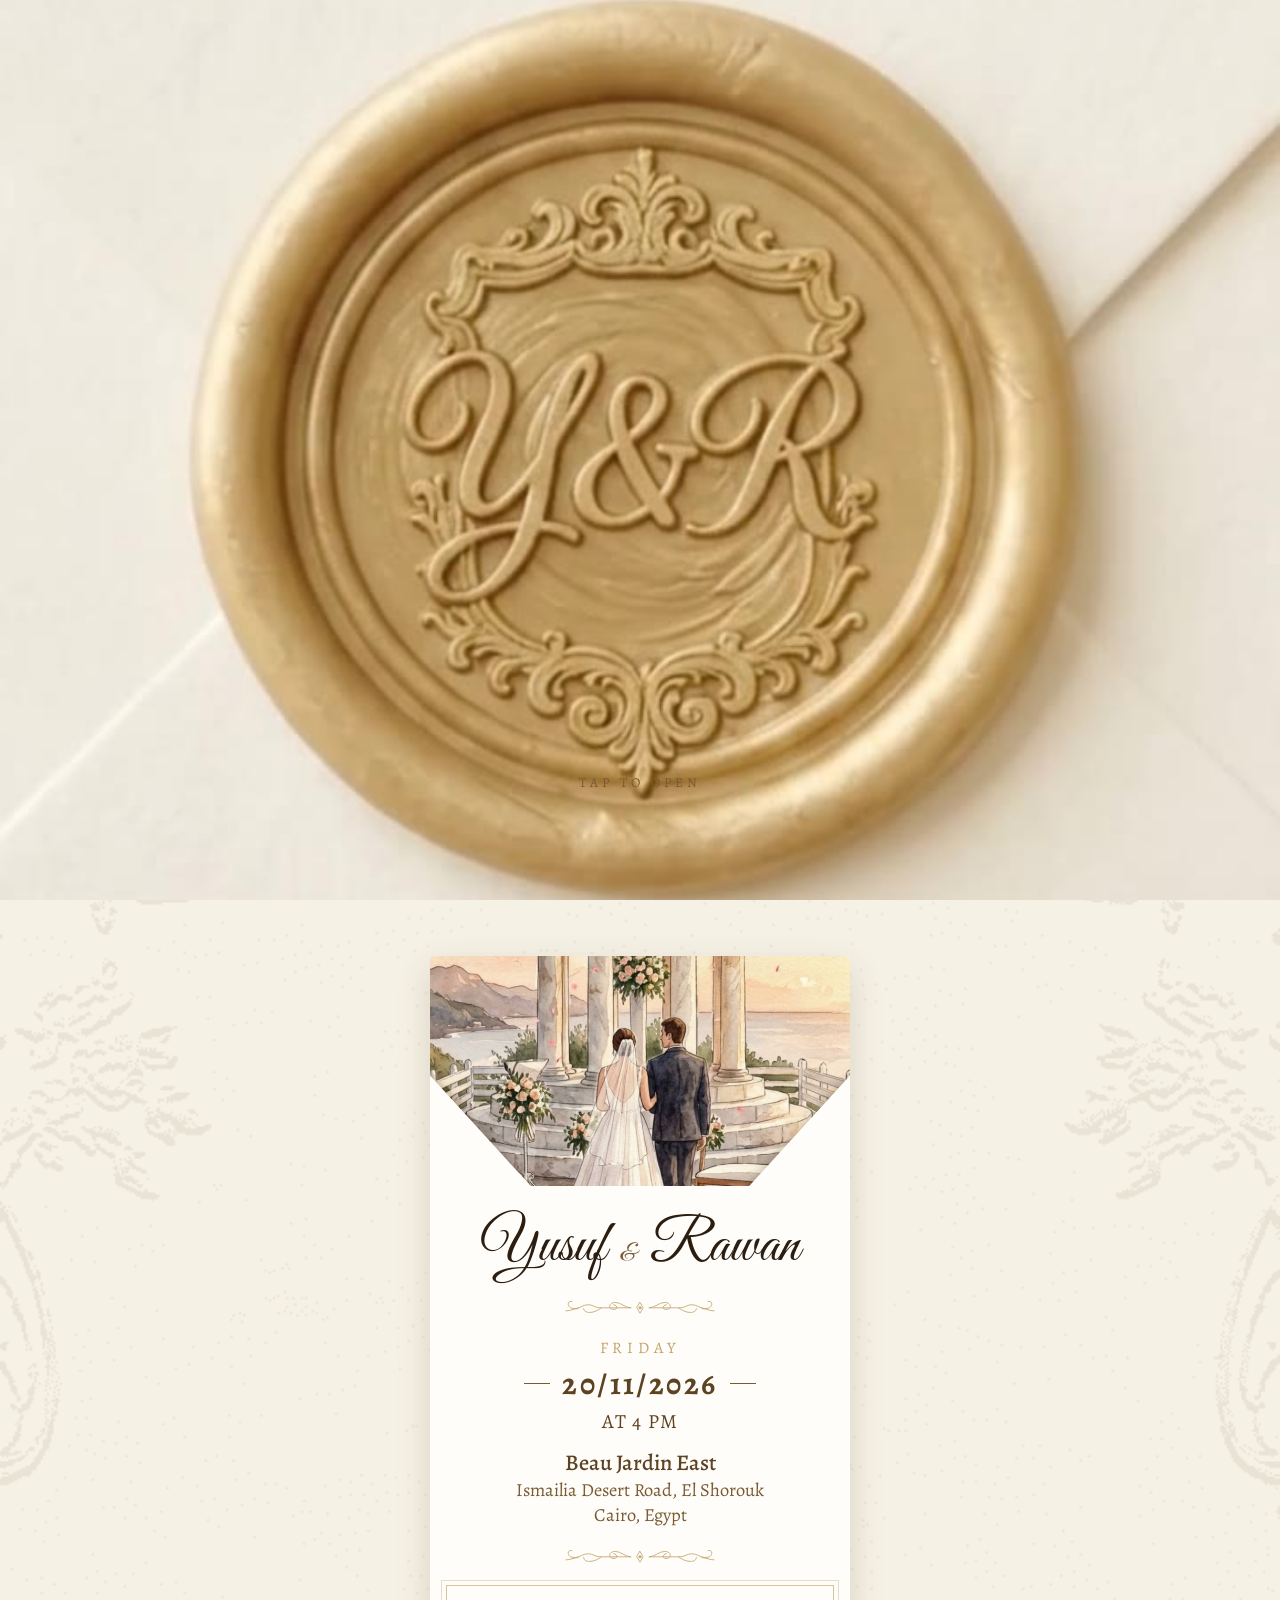
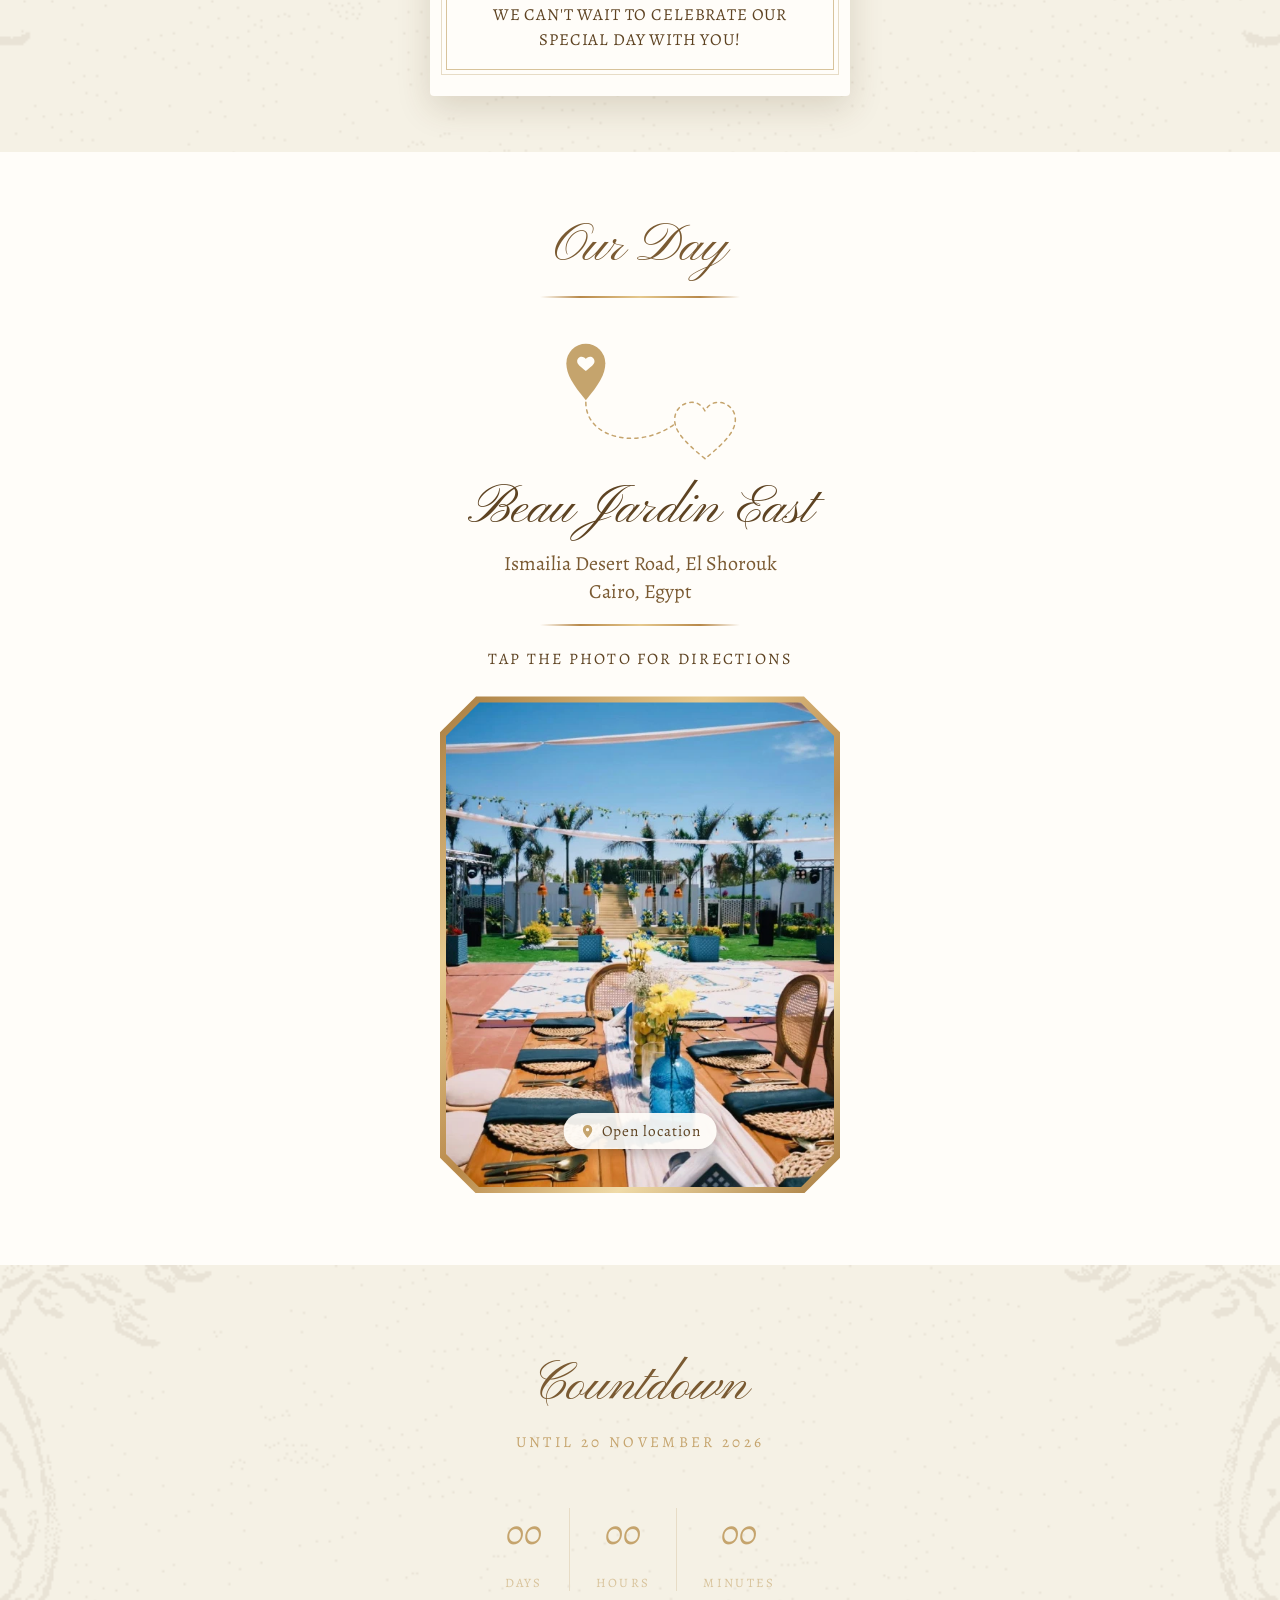
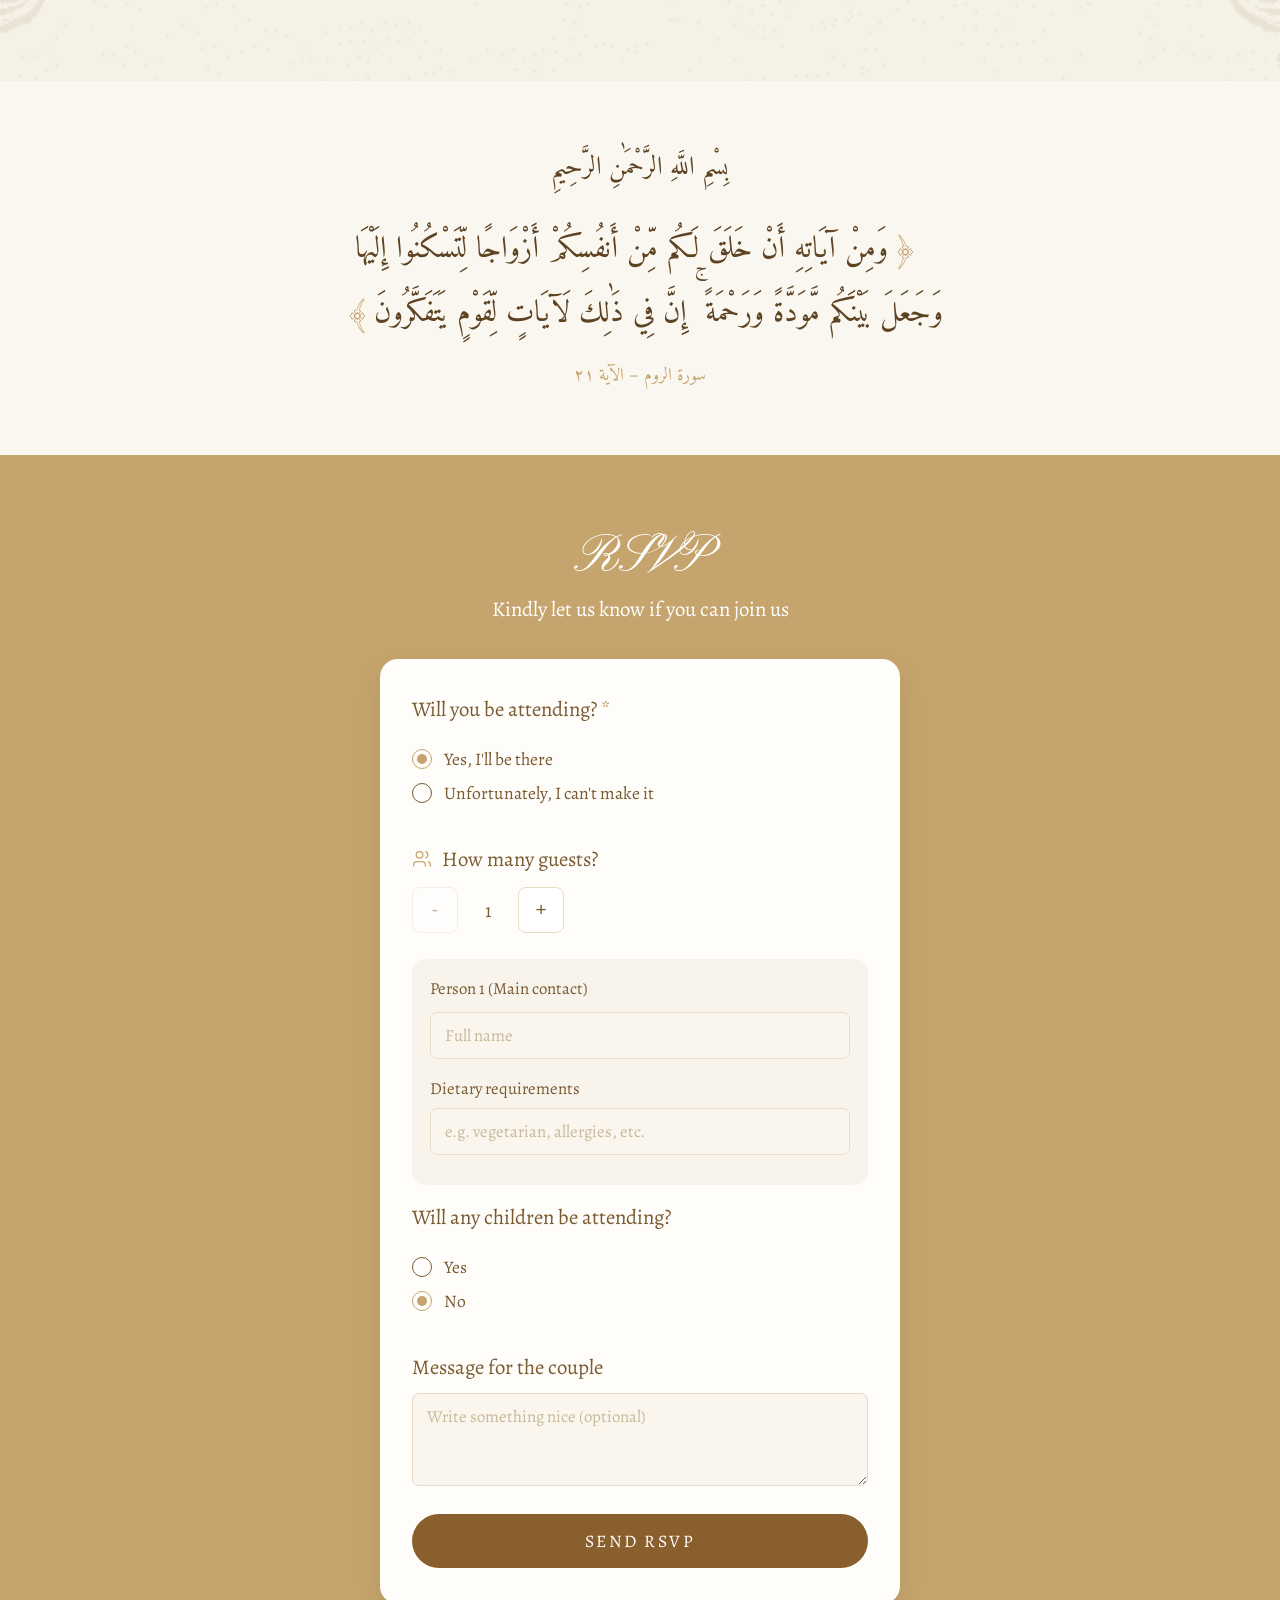
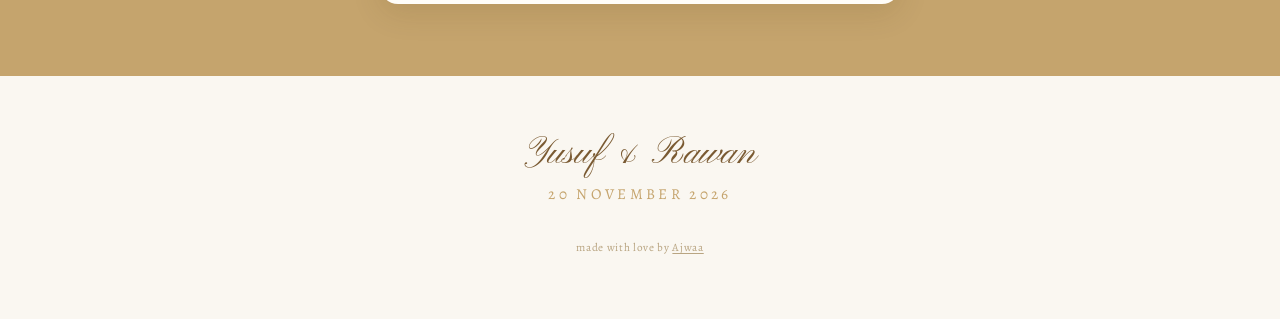
<file: index.html>
<!DOCTYPE html>
<html lang="en">
<head>
  <meta charset="UTF-8">
  <meta name="viewport" content="width=device-width, initial-scale=1.0">
  <title>Yusuf &amp; Rawan — Wedding Invitation</title>
  <meta name="description" content="November 20, 2026 • 4:00 PM • Beau Jardin East, El Shorouk, Cairo">
  <meta property="og:type" content="website">
  <meta property="og:title" content="Yusuf &amp; Rawan — Wedding Invitation">
  <meta property="og:description" content="November 20, 2026 • 4:00 PM • Beau Jardin East, El Shorouk, Cairo">
  <meta property="og:url" content="https://yusuf-rawan-wedding.vercel.app/">
  <meta property="og:image" content="https://yusuf-rawan-wedding.vercel.app/assets/img/og-seal.jpg">
  <meta property="og:image:secure_url" content="https://yusuf-rawan-wedding.vercel.app/assets/img/og-seal.jpg">
  <meta property="og:image:type" content="image/jpeg">
  <meta property="og:image:width" content="720">
  <meta property="og:image:height" content="720">
  <meta property="og:image:alt" content="Yusuf &amp; Rawan – 20 November 2026">
  <meta name="twitter:title" content="Yusuf &amp; Rawan — Wedding Invitation">
  <meta name="twitter:description" content="November 20, 2026 • 4:00 PM • Beau Jardin East, El Shorouk, Cairo">
  <meta name="twitter:card" content="summary_large_image">
  <meta name="twitter:image" content="https://yusuf-rawan-wedding.vercel.app/assets/img/og-seal.jpg">
  <meta name="theme-color" content="#f6f1e7">
  <link rel="icon" type="image/x-icon" href="favicon.ico">
  <link rel="preconnect" href="https://fonts.googleapis.com">
  <link rel="preconnect" href="https://fonts.gstatic.com" crossorigin>
  <link href="https://fonts.googleapis.com/css2?family=Amiri:wght@400;700&family=Aref+Ruqaa:wght@400;700&family=Alegreya:ital,wght@0,400;0,500;0,700;1,400&family=Great+Vibes&family=Pinyon+Script&display=swap" rel="stylesheet">
  <link rel="stylesheet" href="styles.css">
</head>
<body class="locked">

  <!-- Envelope intro: tap to open -->
  <div class="intro" id="intro" role="button" aria-label="Open invitation">
    <img src="assets/img/intro-poster.jpg" alt="" class="intro-poster" draggable="false">
    <video id="intro-video" src="assets/video/intro.mp4" poster="assets/img/intro-poster.jpg" muted playsinline preload="auto"></video>
    <p class="intro-hint" data-i18n="intro.hint">Tap to open</p>
  </div>

  <!-- Background music -->
  <audio id="music" src="assets/audio/music.mp3" loop preload="auto"></audio>

  <!-- Language switch -->
  <button type="button" class="lang-toggle" id="lang-toggle" lang="ar">عربي</button>

  <!-- Hero -->
  <header class="hero" id="top">
    <video class="hero-video" src="assets/video/hero.mp4" autoplay muted loop playsinline preload="auto"></video>
    <div class="hero-shade"></div>
    <div class="hero-content">
      <p class="hero-kicker" data-i18n="hero.kicker">We're getting married</p>
      <h1 class="hero-names">
        <span data-cfg="name1"></span>
        <span class="amp">&amp;</span>
        <span data-cfg="name2"></span>
      </h1>
      <div class="hero-bottom">
        <div class="divider-star"><span></span><i>✦</i><span></span></div>
        <p class="hero-date" data-cfg="dateLong"></p>
        <div class="song">
          <div class="song-player">
            <svg class="heart" viewBox="0 0 24 22" aria-hidden="true"><path d="M12 21.5S1 14.6 1 7.4C1 3.8 3.7 1 7 1c2.1 0 3.9 1.1 5 2.8C13.1 2.1 14.9 1 17 1c3.3 0 6 2.8 6 6.4 0 7.2-11 14.1-11 14.1z"/></svg>
            <span class="song-line"></span>
            <button type="button" class="song-btn" id="music-toggle" aria-label="Play our song" aria-pressed="false">
              <svg class="icon-play" viewBox="0 0 24 24" aria-hidden="true"><path d="M8 5.5v13l11-6.5z"/></svg>
              <svg class="icon-pause" viewBox="0 0 24 24" aria-hidden="true"><path d="M7 5h3.5v14H7zM13.5 5H17v14h-3.5z"/></svg>
            </button>
            <span class="song-line"></span>
            <svg class="heart" viewBox="0 0 24 22" aria-hidden="true"><path d="M12 21.5S1 14.6 1 7.4C1 3.8 3.7 1 7 1c2.1 0 3.9 1.1 5 2.8C13.1 2.1 14.9 1 17 1c3.3 0 6 2.8 6 6.4 0 7.2-11 14.1-11 14.1z"/></svg>
          </div>
          <p class="script song-title" data-i18n="song.title">Listen to our song</p>
        </div>
        <a href="#rsvp" class="hero-rsvp">
          <span data-i18n="hero.rsvp">RSVP</span>
          <svg viewBox="0 0 24 24" width="18" height="18" aria-hidden="true"><path d="M6 9l6 6 6-6" fill="none" stroke="currentColor" stroke-width="1.6"/></svg>
        </a>
      </div>
    </div>
  </header>

  <!-- Invitation details -->
  <section class="invite paper">
    <div class="invite-card">
      <div class="invite-photo">
        <img src="assets/img/couple.jpg" alt="" loading="lazy">
        <span class="invite-flaps"></span>
      </div>
      <h2 class="invite-names">
        <span data-cfg="name1"></span>
        <span class="amp">&amp;</span>
        <span data-cfg="name2"></span>
      </h2>
      <svg class="flourish" viewBox="0 0 220 28" aria-hidden="true"><g fill="none" stroke="currentColor" stroke-width="1.1" stroke-linecap="round"><path id="fl-half" d="M98 14c-8 0-12-7-20-7s-10 8-3 9 6-6 1-6M98 14H58c-6 0-9-4-15-4-7 0-11 5-18 5-5 0-8-3-8-6s3-4 5-3M60 14c-4 3-9 6-15 6-5 0-8-2-8-5M30 15c-6 0-10 3-16 3"/><use href="#fl-half" transform="matrix(-1 0 0 1 220 0)"/><path d="M110 7l4 7-4 7-4-7z"/><circle cx="110" cy="14" r="1.4" fill="currentColor"/></g></svg>
      <p class="invite-day" data-cfg="weekday"></p>
      <p class="invite-date"><span data-cfg="dateShort"></span></p>
      <p class="invite-time" data-cfg="timeLine"></p>
      <p class="invite-venue" data-cfg="venueName"></p>
      <p class="invite-address"><span data-cfg="address1"></span><br><span data-cfg="address2"></span></p>
      <svg class="flourish" viewBox="0 0 220 28" aria-hidden="true"><g fill="none" stroke="currentColor" stroke-width="1.1" stroke-linecap="round"><path d="M98 14c-8 0-12-7-20-7s-10 8-3 9 6-6 1-6M98 14H58c-6 0-9-4-15-4-7 0-11 5-18 5-5 0-8-3-8-6s3-4 5-3M60 14c-4 3-9 6-15 6-5 0-8-2-8-5M30 15c-6 0-10 3-16 3"/><use href="#fl-half" transform="matrix(-1 0 0 1 220 0)"/><path d="M110 7l4 7-4 7-4-7z"/><circle cx="110" cy="14" r="1.4" fill="currentColor"/></g></svg>
      <p class="invite-note" data-i18n="invite.note">We can't wait to celebrate our special day with you!</p>
    </div>
  </section>

  <!-- Venue -->
  <section class="venue" id="venue">
    <h2 class="script" data-i18n="venue.title">Our Day</h2>
    <span class="gold-rule"></span>
    <svg class="venue-art" viewBox="0 0 240 140" aria-hidden="true">
      <path class="trail" d="M70 76c0 34 50 44 82 20M180 128C160 112 152 102 152 92c0-10 8-16 16-16 6 0 10 4 12 8 2-4 6-8 12-8 8 0 16 6 16 16 0 10-8 20-28 36z"/>
      <path class="pin" d="M70 74C58 60 52 50 52 40a18 18 0 0 1 36 0c0 10-6 20-18 34z"/>
      <path class="pin-heart" d="M70 47c-5-4-8-6-8-9 0-2 2-4 4-4 2 0 3 1 4 2 1-1 2-2 4-2 2 0 4 2 4 4 0 3-3 5-8 9z"/>
    </svg>
    <h3 class="script venue-name" data-cfg="venueName"></h3>
    <a class="venue-address" id="address-link" target="_blank" rel="noopener">
      <span data-cfg="address1"></span><br><span data-cfg="address2"></span>
    </a>
    <span class="gold-rule"></span>
    <p class="venue-tap" data-i18n="venue.directions">Tap the photo for directions</p>
    <a class="venue-frame" id="photo-link" target="_blank" rel="noopener" aria-label="Open Beau Jardin East in Maps">
      <img src="assets/img/venue-photo.webp" alt="Beau Jardin East" loading="lazy">
      <span class="venue-pin">
        <svg viewBox="0 0 24 24" width="16" height="16" aria-hidden="true"><path d="M12 22s7-6.6 7-12a7 7 0 0 0-14 0c0 5.4 7 12 7 12zm0-9.5a2.5 2.5 0 1 1 0-5 2.5 2.5 0 0 1 0 5z" fill="currentColor"/></svg>
        <span data-i18n="venue.openMaps">Open location</span>
      </span>
    </a>
  </section>

  <!-- Countdown -->
  <section class="countdown paper">
    <h2 class="script" data-i18n="countdown.title">Countdown</h2>
    <p class="caps" ><span data-i18n="countdown.until">Until</span> <span data-cfg="dateLong"></span></p>
    <div class="timer">
      <div><span id="cd-days">00</span><small data-i18n="countdown.days">Days</small></div>
      <div><span id="cd-hours">00</span><small data-i18n="countdown.hours">Hours</small></div>
      <div><span id="cd-mins">00</span><small data-i18n="countdown.minutes">Minutes</small></div>
    </div>
  </section>

  <!-- Quran verse -->
  <section class="verse">
    <p class="basmala" lang="ar" dir="rtl">بِسْمِ اللَّهِ الرَّحْمَٰنِ الرَّحِيمِ</p>
    <p class="verse-text" lang="ar" dir="rtl"><span class="orn">﴿</span>وَمِنْ آيَاتِهِ أَنْ خَلَقَ لَكُم مِّنْ أَنفُسِكُمْ أَزْوَاجًا لِّتَسْكُنُوا إِلَيْهَا وَجَعَلَ بَيْنَكُم مَّوَدَّةً وَرَحْمَةً ۚ إِنَّ فِي ذَٰلِكَ لَآيَاتٍ لِّقَوْمٍ يَتَفَكَّرُونَ<span class="orn">﴾</span></p>
    <p class="verse-ref" lang="ar" dir="rtl">سورة الروم – الآية ٢١</p>
  </section>

  <!-- RSVP -->
  <section class="rsvp" id="rsvp">
    <h2 class="script light" data-i18n="rsvp.title">RSVP</h2>
    <p class="venue-sub" data-i18n="rsvp.subtitle"></p>
    <form class="card rsvp-card" id="rsvp-form" novalidate>
      <fieldset>
        <legend><span data-i18n="rsvp.attending">Will you be attending?</span> <span class="req">*</span></legend>
        <label class="radio"><input type="radio" name="attending" value="yes" checked><span data-i18n="rsvp.yes"></span></label>
        <label class="radio"><input type="radio" name="attending" value="no"><span data-i18n="rsvp.no"></span></label>
      </fieldset>

      <div id="attending-fields">
        <p class="label-row">
          <svg viewBox="0 0 24 24" width="20" height="20" aria-hidden="true"><path d="M16 21v-2a4 4 0 0 0-4-4H6a4 4 0 0 0-4 4v2M9 11a4 4 0 1 0 0-8 4 4 0 0 0 0 8zM22 21v-2a4 4 0 0 0-3-3.87M16 3.13a4 4 0 0 1 0 7.75" fill="none" stroke="currentColor" stroke-width="1.5"/></svg>
          <span data-i18n="rsvp.howMany">How many guests?</span>
        </p>
        <div class="stepper">
          <button type="button" id="guests-minus" aria-label="−">-</button>
          <output id="guests-count">1</output>
          <button type="button" id="guests-plus" aria-label="+">+</button>
        </div>
        <div id="guests"></div>

        <fieldset>
          <legend data-i18n="rsvp.children">Will any children be attending?</legend>
          <label class="radio"><input type="radio" name="children" value="yes"><span data-i18n="rsvp.childYes"></span></label>
          <label class="radio"><input type="radio" name="children" value="no" checked><span data-i18n="rsvp.childNo"></span></label>
        </fieldset>
        <div id="children-fields" hidden>
          <input type="text" name="childrenDetails" class="field" data-i18n-ph="rsvp.childrenPh">
        </div>
      </div>

      <div id="decline-fields" hidden>
        <input type="text" name="declineName" class="field" data-i18n-ph="rsvp.fullName">
      </div>

      <label class="block-label" data-i18n="rsvp.message">Message for the couple</label>
      <textarea name="message" rows="3" class="field" data-i18n-ph="rsvp.messagePh"></textarea>

      <p class="form-error" id="form-error" hidden></p>
      <button type="submit" class="submit" data-i18n="rsvp.submit">Send RSVP</button>
    </form>
    <div class="card rsvp-card thanks" id="rsvp-thanks" hidden>
      <h3 class="script" data-i18n="rsvp.thanksTitle">Thank you!</h3>
      <p id="thanks-text"></p>
    </div>
  </section>

  <footer class="footer">
    <p class="script"><span data-cfg="name1"></span> &amp; <span data-cfg="name2"></span></p>
    <p class="caps" data-cfg="dateLong"></p>
    <p class="credit"><span data-i18n="footer.credit">made with love by</span> <a href="https://ajwa2-collection.vercel.app/" target="_blank" rel="noopener">Ajwaa</a></p>
  </footer>

  <script src="supabase-config.js"></script>
  <script src="script.js"></script>
</body>
</html>
</file>
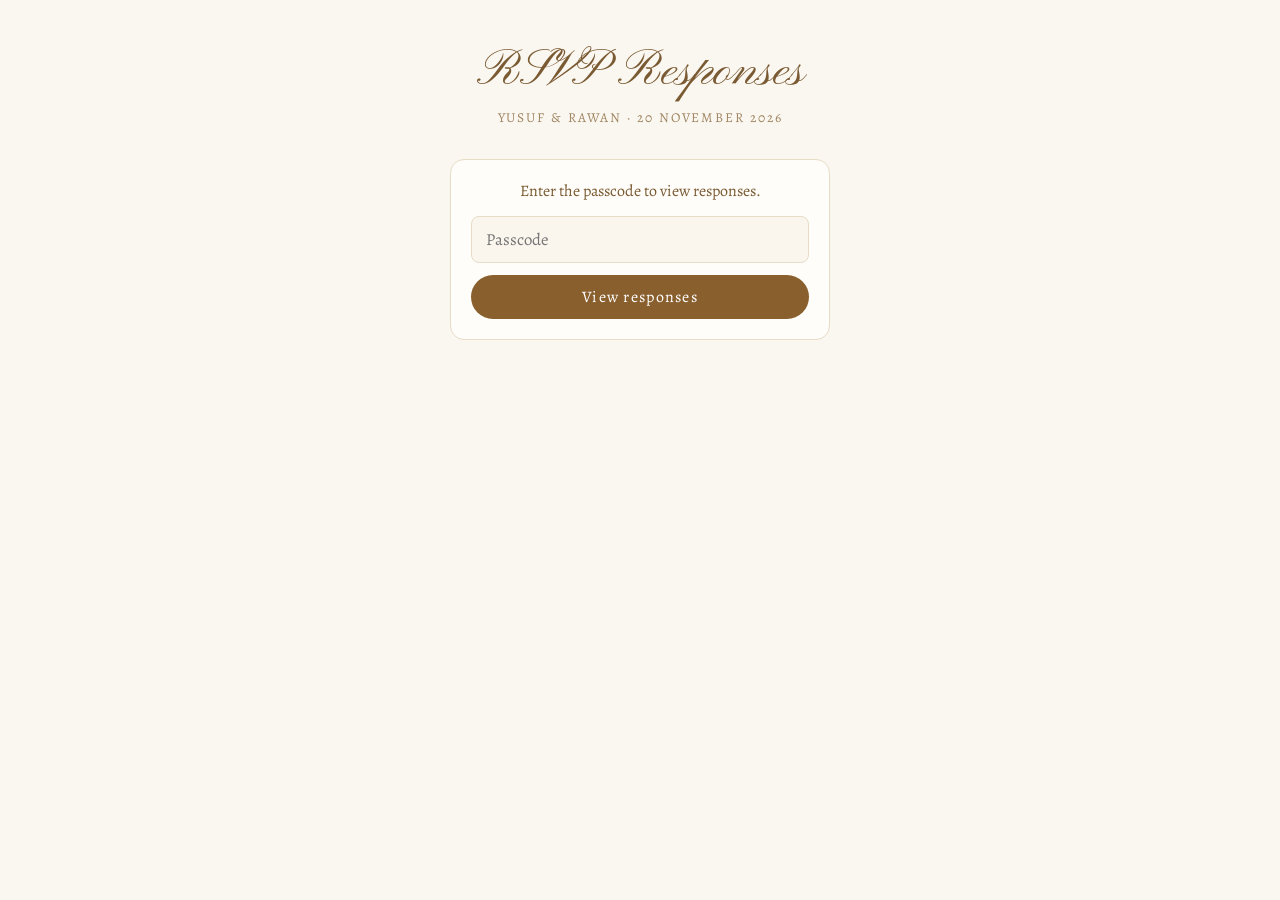
<file: responses.html>
<!DOCTYPE html>
<html lang="en">
<head>
  <meta charset="UTF-8">
  <meta name="viewport" content="width=device-width, initial-scale=1.0">
  <meta name="robots" content="noindex, nofollow">
  <title>RSVP Responses</title>
  <link rel="icon" type="image/x-icon" href="favicon.ico">
  <link rel="preconnect" href="https://fonts.googleapis.com">
  <link rel="preconnect" href="https://fonts.gstatic.com" crossorigin>
  <link href="https://fonts.googleapis.com/css2?family=Alegreya:ital,wght@0,400;0,500;0,700;1,400&family=Pinyon+Script&display=swap" rel="stylesheet">
  <style>
    :root {
      --gold: #c5a46d;
      --gold-soft: #d8c39b;
      --brown: #7a5a32;
      --brown-dark: #5e4322;
      --accent: #8a5f2e;
      --muted: #a08560;
      --ivory: #faf7f1;
      --white: #fffdf9;
      --line: #e7dcc6;
      --no: #b0452f;
    }
    * { box-sizing: border-box; }
    body {
      margin: 0;
      font-family: "Alegreya", Georgia, serif;
      background: var(--ivory);
      color: var(--brown);
      -webkit-font-smoothing: antialiased;
    }
    .wrap { max-width: 980px; margin: 0 auto; padding: 40px 16px 64px; }
    h1 {
      font-family: "Pinyon Script", cursive;
      font-weight: 400;
      font-size: clamp(2.4rem, 8vw, 3.2rem);
      text-align: center;
      margin: 0;
    }
    .sub { text-align: center; color: var(--muted); margin: 4px 0 32px; letter-spacing: .14em; text-transform: uppercase; font-size: .85rem; }
    .card {
      background: var(--white);
      border: 1px solid var(--line);
      border-radius: 14px;
      padding: 20px;
    }
    /* Login */
    #login { max-width: 380px; margin: 0 auto; text-align: center; }
    #login p { margin: 0 0 14px; }
    input[type=password], input[type=search] {
      width: 100%;
      font: inherit;
      font-size: 1.05rem;
      color: var(--brown-dark);
      background: #faf6ee;
      border: 1px solid var(--line);
      border-radius: 8px;
      padding: 11px 14px;
      outline: none;
    }
    input:focus { border-color: var(--gold); background: #fff; }
    button {
      font: inherit;
      border: 0;
      border-radius: 999px;
      background: var(--accent);
      color: #fff;
      padding: 11px 22px;
      cursor: pointer;
      letter-spacing: .08em;
    }
    button.ghost { background: transparent; color: var(--accent); border: 1px solid var(--gold-soft); }
    button:disabled { opacity: .6; cursor: default; }
    #login button { width: 100%; margin-top: 12px; }
    .error { color: var(--no); margin-top: 12px; }
    /* Stats */
    .stats { display: grid; grid-template-columns: repeat(4, 1fr); gap: 12px; margin-bottom: 28px; }
    .stat { text-align: center; padding: 16px 10px; }
    .stat b { display: block; font-size: 2rem; color: var(--brown-dark); font-variant-numeric: tabular-nums; }
    .stat span { font-size: .8rem; letter-spacing: .14em; text-transform: uppercase; color: var(--muted); }
    @media (max-width: 640px) { .stats { grid-template-columns: repeat(2, 1fr); } }
    /* Toolbar */
    .toolbar { display: flex; flex-wrap: wrap; gap: 10px; align-items: center; margin-bottom: 18px; }
    .toolbar input { flex: 1 1 220px; }
    .tabs { display: flex; gap: 6px; flex-wrap: wrap; }
    .tabs button { background: transparent; color: var(--brown); border: 1px solid var(--line); padding: 8px 16px; }
    .tabs button.active { background: var(--accent); color: #fff; border-color: var(--accent); }
    h2 { font-family: "Pinyon Script", cursive; font-weight: 400; font-size: 2.2rem; margin: 36px 0 14px; }
    /* Messages */
    .messages { display: grid; grid-template-columns: repeat(auto-fill, minmax(260px, 1fr)); gap: 14px; }
    .msg blockquote { margin: 0; font-style: italic; font-size: 1.15rem; line-height: 1.55; color: var(--brown-dark); white-space: pre-wrap; overflow-wrap: anywhere; }
    .msg footer { margin-top: 12px; color: var(--muted); font-size: .95rem; }
    /* Responses */
    .list { display: grid; gap: 12px; }
    .resp header { display: flex; justify-content: space-between; gap: 12px; align-items: baseline; flex-wrap: wrap; }
    .resp h3 { margin: 0; font-size: 1.25rem; color: var(--brown-dark); font-weight: 500; overflow-wrap: anywhere; }
    .badge { font-size: .8rem; letter-spacing: .1em; text-transform: uppercase; padding: 3px 10px; border-radius: 999px; white-space: nowrap; }
    .badge.yes { background: #efe4cf; color: var(--accent); }
    .badge.no { background: #f6e1db; color: var(--no); }
    .meta { color: var(--muted); font-size: .9rem; margin-top: 2px; }
    .resp ul { margin: 12px 0 0; padding-left: 20px; }
    .resp li { margin: 3px 0; overflow-wrap: anywhere; }
    .resp .diet { color: var(--muted); font-style: italic; }
    .resp .extra { margin-top: 10px; overflow-wrap: anywhere; }
    .resp .extra b { font-weight: 500; }
    .empty { text-align: center; color: var(--muted); padding: 30px 0; font-style: italic; }
    [hidden] { display: none !important; }
  </style>
</head>
<body>
  <div class="wrap">
    <h1>RSVP Responses</h1>
    <p class="sub">Yusuf &amp; Rawan · 20 November 2026</p>

    <form id="login" class="card">
      <p>Enter the passcode to view responses.</p>
      <input type="password" id="passcode" autocomplete="current-password" placeholder="Passcode" required>
      <button type="submit" id="login-btn">View responses</button>
      <p class="error" id="login-error" hidden></p>
    </form>

    <main id="dashboard" hidden>
      <section class="stats">
        <div class="card stat"><b id="s-guests">0</b><span>Guests coming</span></div>
        <div class="card stat"><b id="s-yes">0</b><span>Accepted</span></div>
        <div class="card stat"><b id="s-no">0</b><span>Declined</span></div>
        <div class="card stat"><b id="s-msgs">0</b><span>Messages</span></div>
      </section>

      <div class="toolbar">
        <input type="search" id="search" placeholder="Search names or messages…">
        <button type="button" class="ghost" id="refresh">Refresh</button>
        <button type="button" class="ghost" id="csv">Download CSV</button>
      </div>

      <h2>Messages</h2>
      <div class="messages" id="messages"></div>

      <h2>All responses</h2>
      <div class="tabs" id="tabs">
        <button type="button" data-filter="all" class="active">All</button>
        <button type="button" data-filter="yes">Accepted</button>
        <button type="button" data-filter="no">Declined</button>
      </div>
      <div class="list" id="list" style="margin-top:14px"></div>
    </main>
  </div>

  <script src="supabase-config.js"></script>
  <script>
    const $ = (s) => document.querySelector(s);
    const esc = (s) => String(s ?? "").replace(/[&<>"']/g, (c) => ({ "&": "&amp;", "<": "&lt;", ">": "&gt;", '"': "&quot;", "'": "&#39;" }[c]));
    const fmt = (d) => new Intl.DateTimeFormat("en-GB", { day: "numeric", month: "short", year: "numeric", hour: "2-digit", minute: "2-digit" }).format(new Date(d));

    let rows = [];
    let filter = "all";
    let passcode = "";

    async function load() {
      const res = await supabaseRequest("rpc/yusuf_rawan_wedding_responses", { p_passcode: passcode });
      if (!res || !res.ok) throw new Error(res?.error || "unknown error");
      rows = res.rows || [];
      render();
    }

    function matches(r, q) {
      if (!q) return true;
      const hay = [r.name, r.message, r.children_details, ...(r.guests || []).map((g) => `${g.name} ${g.dietary}`)]
        .join(" ").toLowerCase();
      return hay.includes(q);
    }

    function render() {
      const yes = rows.filter((r) => r.attending);
      $("#s-guests").textContent = yes.reduce((n, r) => n + (r.guest_count || 0), 0);
      $("#s-yes").textContent = yes.length;
      $("#s-no").textContent = rows.length - yes.length;
      $("#s-msgs").textContent = rows.filter((r) => r.message).length;

      const q = $("#search").value.trim().toLowerCase();
      const visible = rows.filter((r) => matches(r, q));

      const msgs = visible.filter((r) => r.message);
      $("#messages").innerHTML = msgs.length
        ? msgs.map((r) => `<article class="card msg"><blockquote>“${esc(r.message)}”</blockquote><footer>— ${esc(r.name)} · ${fmt(r.created_at)}</footer></article>`).join("")
        : `<p class="empty">No messages yet.</p>`;

      const list = visible.filter((r) => filter === "all" || (filter === "yes") === r.attending);
      $("#list").innerHTML = list.length
        ? list.map((r) => `
          <article class="card resp">
            <header>
              <h3>${esc(r.name)}</h3>
              <span class="badge ${r.attending ? "yes" : "no"}">${r.attending ? `Coming · ${r.guest_count}` : "Not coming"}</span>
            </header>
            <div class="meta">${fmt(r.created_at)}</div>
            ${r.attending && r.guests?.length ? `<ul>${r.guests.map((g) => `<li>${esc(g.name)}${g.dietary ? ` <span class="diet">– ${esc(g.dietary)}</span>` : ""}</li>`).join("")}</ul>` : ""}
            ${r.attending ? `<div class="extra"><b>Children:</b> ${r.children ? `Yes${r.children_details ? ` – ${esc(r.children_details)}` : ""}` : "No"}</div>` : ""}
            ${r.message ? `<div class="extra"><b>Message:</b> ${esc(r.message)}</div>` : ""}
          </article>`).join("")
        : `<p class="empty">No responses yet.</p>`;
    }

    function downloadCsv() {
      const cell = (v) => {
        let t = String(v ?? "");
        if (/^[=+\-@\t\r]/.test(t)) t = "'" + t; // stop Excel treating guest text as a formula
        return `"${t.replace(/"/g, '""')}"`;
      };
      const header = ["Submitted", "Attending", "Name", "Guest count", "Guests", "Dietary", "Children", "Children details", "Message"];
      const lines = rows.map((r) => [
        r.created_at, r.attending ? "Yes" : "No", r.name, r.guest_count,
        (r.guests || []).map((g) => g.name).join("; "),
        (r.guests || []).filter((g) => g.dietary).map((g) => `${g.name}: ${g.dietary}`).join("; "),
        r.children ? "Yes" : "No", r.children_details, r.message,
      ].map(cell).join(","));
      const blob = new Blob(["﻿" + [header.map(cell).join(","), ...lines].join("\r\n")], { type: "text/csv;charset=utf-8" });
      const a = document.createElement("a");
      a.href = URL.createObjectURL(blob);
      a.download = "wedding-rsvps.csv";
      a.click();
      URL.revokeObjectURL(a.href);
    }

    async function login(code) {
      passcode = code;
      const err = $("#login-error");
      const btn = $("#login-btn");
      err.hidden = true;
      btn.disabled = true;
      try {
        if (!SUPABASE.url || !SUPABASE.key) throw new Error("Supabase is not configured yet (supabase-config.js).");
        await load();
        try { sessionStorage.setItem("rsvp-passcode", code); } catch {}
        $("#login").hidden = true;
        $("#dashboard").hidden = false;
      } catch (e) {
        try { sessionStorage.removeItem("rsvp-passcode"); } catch {}
        err.textContent = e.message === "passcode not set" ? "No passcode has been set yet (see supabase/setup.sql)."
          : e.message === "invalid passcode" ? "Wrong passcode."
          : e.message === "locked" ? "Too many wrong attempts from this network. Try again in 15 minutes."
          : `Couldn't load responses: ${e.message}`;
        err.hidden = false;
      } finally {
        btn.disabled = false;
      }
    }

    $("#login").addEventListener("submit", (e) => { e.preventDefault(); login($("#passcode").value); });
    $("#search").addEventListener("input", render);
    $("#csv").addEventListener("click", downloadCsv);
    $("#refresh").addEventListener("click", async (e) => {
      e.target.disabled = true;
      try { await load(); } catch (err) { alert(err.message); }
      e.target.disabled = false;
    });
    $("#tabs").addEventListener("click", (e) => {
      const b = e.target.closest("button");
      if (!b) return;
      filter = b.dataset.filter;
      document.querySelectorAll("#tabs button").forEach((x) => x.classList.toggle("active", x === b));
      render();
    });

    let saved = "";
    try { saved = sessionStorage.getItem("rsvp-passcode") || ""; } catch {}
    if (saved) login(saved);
  </script>
</body>
</html>
</file>
<file: styles.css>
:root {
  --gold: #c5a46d;
  --gold-soft: #d8c39b;
  --brown: #7a5a32;
  --brown-dark: #5e4322;
  --toggle: #8a5f2e;
  --cream: #f6f1e7;
  --paper: #f3eee1;
  --ivory: #faf7f1;
  --white: #fffdf9;
  --line: #e7dcc6;
  --script: "Pinyon Script", "Great Vibes", cursive;
  --names: "Great Vibes", "Pinyon Script", cursive;
  --body: "Alegreya", Georgia, serif;
}

* { box-sizing: border-box; }
html { scroll-behavior: smooth; }
body {
  margin: 0;
  font-family: var(--body);
  color: var(--brown);
  background: var(--ivory);
  -webkit-font-smoothing: antialiased;
  overflow-x: hidden;
}
img { max-width: 100%; display: block; }
h1, h2, h3, p { margin: 0; }
hr { border: 0; border-top: 1px solid var(--line); margin: 24px 0; width: 100%; }
hr.short { width: 80px; margin: 24px auto; border-color: var(--gold-soft); }

section { padding: 72px 20px; text-align: center; }

.script {
  font-family: var(--script);
  font-weight: 400;
  font-size: clamp(2.6rem, 9vw, 3.4rem);
  color: var(--brown);
  line-height: 1.15;
}
.script.light { color: #fff; }
.script.small { font-size: 2.1rem; }
.caps {
  text-transform: uppercase;
  letter-spacing: .22em;
  font-size: .95rem;
  color: var(--gold);
}
.paper {
  background: var(--paper) url("assets/img/paper.png") center / cover no-repeat;
}

/* ---------- Envelope intro ---------- */
body.locked { overflow: hidden; height: 100svh; }
.intro {
  position: fixed;
  inset: 0;
  z-index: 100;
  background: #fff;
  cursor: pointer;
  transition: opacity .8s ease-in-out;
  -webkit-tap-highlight-color: transparent;
}
.intro.fade { opacity: 0; pointer-events: none; }
.intro img, .intro video {
  position: absolute;
  inset: 0;
  width: 100%;
  height: 100%;
  object-fit: cover;
  transition: opacity 50ms ease-out;
}
.intro video { opacity: 0; }
.intro.started video { opacity: 1; }
.intro.started img, .intro.started .intro-hint { opacity: 0; }
.intro-hint {
  position: absolute;
  left: 0;
  right: 0;
  bottom: 12%;
  text-align: center;
  text-transform: uppercase;
  letter-spacing: .3em;
  font-size: .85rem;
  color: var(--brown);
  animation: pulse 2s ease-in-out infinite;
}
@keyframes pulse { 50% { opacity: .35; } }

/* ---------- Language switch ---------- */
.lang-toggle {
  position: fixed;
  top: 14px;
  inset-inline-end: 14px;
  z-index: 50;
  min-width: 56px;
  padding: 7px 14px;
  border: 1px solid rgba(197, 164, 109, .6);
  border-radius: 999px;
  background: rgba(255, 253, 249, .9);
  color: var(--brown-dark);
  font-family: "Amiri", var(--body);
  font-size: 1rem;
  line-height: 1.2;
  cursor: pointer;
  box-shadow: 0 4px 14px rgba(60, 40, 10, .15);
  -webkit-tap-highlight-color: transparent;
}

/* ---------- Arabic ---------- */
html[lang="ar"] body { font-family: "Amiri", var(--body); }
html[lang="ar"] * { letter-spacing: 0 !important; }
html[lang="ar"] .script:not(.venue-name),
html[lang="ar"] .hero-names,
html[lang="ar"] .invite-names { font-family: "Aref Ruqaa", "Amiri", serif; }
html[lang="ar"] .hero-names { font-size: clamp(3.2rem, 13vw, 5rem); line-height: 1.2; }
html[lang="ar"] .invite-names { font-size: clamp(2.4rem, 10vw, 3rem); }
html[lang="ar"] .script:not(.venue-name) { font-size: clamp(2.2rem, 8vw, 2.9rem); }
html[lang="ar"] .song-title { font-size: clamp(1.6rem, 6vw, 2rem); }
html[lang="ar"] .hero-kicker { font-size: 1.35rem; }
html[lang="ar"] .invite-day { font-size: 1.3rem; }
html[lang="ar"] .invite-time { font-size: 1.35rem; }
html[lang="ar"] .timer span { font-style: normal; }
html[lang="ar"] .venue-name { direction: ltr; }

/* ---------- Our song ---------- */
.song { width: min(320px, 82vw); margin-bottom: 22px; }
.song-player { display: flex; align-items: center; }
.song .heart { width: 20px; flex: none; fill: #6b3a1f; filter: drop-shadow(0 1px 3px rgba(0, 0, 0, .2)); }
.song-line {
  flex: 1;
  height: 2px;
  background: linear-gradient(90deg, #7a4426, #c99168 50%, #7a4426);
}
.song-btn {
  flex: none;
  width: 58px;
  height: 58px;
  border: 0;
  border-radius: 50%;
  display: grid;
  place-items: center;
  background: #4a2512;
  color: #fff;
  cursor: pointer;
  box-shadow: 0 6px 18px rgba(74, 37, 18, .25);
  transition: transform .2s ease;
  -webkit-tap-highlight-color: transparent;
}
.song-btn:active { transform: scale(.94); }
.song-btn svg { width: 26px; height: 26px; fill: currentColor; }
.song-btn .icon-play { margin-left: 3px; }
.song-btn .icon-pause, .song-btn.playing .icon-play { display: none; }
.song-btn.playing .icon-pause { display: block; }
.song-btn.playing { animation: beat 1.6s ease-in-out infinite; }
@keyframes beat { 50% { box-shadow: 0 0 0 10px rgba(74, 37, 18, .08), 0 6px 18px rgba(74, 37, 18, .25); } }
.song-title { color: #fff; font-size: clamp(1.9rem, 7vw, 2.3rem); margin-top: 8px; }

/* ---------- Hero ---------- */
.hero {
  position: relative;
  height: 100vh;
  height: 100svh;
  min-height: 560px;
  overflow: hidden;
  color: #fff;
  background: linear-gradient(#d9c3a6, #c9ab86 55%, #a99376);
}
.hero-video {
  position: absolute;
  inset: 0;
  width: 100%;
  height: 100%;
  object-fit: cover;
}
.hero-shade {
  position: absolute;
  inset: 0;
  background: linear-gradient(rgba(40, 25, 10, .28), rgba(40, 25, 10, 0) 35%, rgba(40, 25, 10, 0) 60%, rgba(40, 25, 10, .35));
}
.hero-content {
  position: relative;
  height: 100%;
  display: flex;
  flex-direction: column;
  align-items: center;
  padding: 56px 20px 28px;
  text-align: center;
  text-shadow: 0 2px 12px rgba(0, 0, 0, .25);
}
.hero-kicker {
  text-transform: uppercase;
  letter-spacing: .32em;
  font-weight: 500;
  font-size: clamp(.95rem, 3.6vw, 1.15rem);
}
.hero-names {
  font-family: var(--names);
  font-weight: 400;
  font-size: clamp(3.6rem, 15vw, 6rem);
  line-height: 1;
  margin-top: 18px;
  display: flex;
  flex-direction: column;
  align-items: center;
}
.hero-names .amp { font-size: .4em; margin: 18px 0 30px; }
.hero-bottom { margin-top: auto; display: flex; flex-direction: column; align-items: center; }
.divider-star { display: flex; align-items: center; gap: 14px; }
.divider-star span { width: 54px; height: 1px; background: rgba(255, 255, 255, .8); }
.divider-star i { font-style: normal; font-size: 1.4rem; }
.hero-date {
  font-size: clamp(1.7rem, 8vw, 2.7rem);
  letter-spacing: .12em;
  margin: 14px 0 26px;
}
.hero-rsvp {
  color: #fff;
  text-decoration: none;
  letter-spacing: .3em;
  font-size: .85rem;
  display: flex;
  flex-direction: column;
  align-items: center;
  gap: 4px;
  animation: bob 2s ease-in-out infinite;
}
@keyframes bob { 50% { transform: translateY(5px); } }

/* ---------- Countdown ---------- */
.countdown { padding: 90px 20px; }
.countdown .caps { margin-top: 14px; }
.timer {
  display: flex;
  justify-content: center;
  margin-top: 56px;
}
.timer div {
  display: flex;
  flex-direction: column;
  align-items: center;
  padding: 0 26px;
  border-inline-start: 1px solid var(--line);
}
.timer div:first-child { border-inline-start: 0; }
.timer span { font-family: var(--body); font-style: italic; font-size: 2.2rem; color: var(--gold); }
.timer small {
  margin-top: 18px;
  text-transform: uppercase;
  letter-spacing: .18em;
  font-size: .8rem;
  color: var(--gold-soft);
}

/* ---------- Quran verse ---------- */
.verse { background: var(--ivory); padding: 64px 24px; }
.verse-text {
  font-family: "Amiri", serif;
  font-size: clamp(1.45rem, 5.6vw, 1.9rem);
  line-height: 2.1;
  color: var(--brown-dark);
  max-width: 620px;
  margin: 0 auto;
}
.verse-ref { font-family: "Amiri", serif; color: var(--gold); font-size: 1.1rem; margin-top: 14px; }
.basmala {
  font-family: "Amiri", serif;
  font-size: clamp(1.25rem, 4.8vw, 1.6rem);
  color: var(--brown-dark);
  margin-bottom: 28px;
}
.verse-text .orn { color: var(--gold); margin: 0 .25em; }

/* ---------- Invitation details ---------- */
.invite { padding: 56px 18px; }
.invite-card {
  position: relative;
  max-width: 420px;
  margin: 0 auto;
  padding: 0 24px 26px;
  background: var(--white);
  border-radius: 4px;
  box-shadow: 0 12px 34px rgba(80, 55, 20, .16);
  color: var(--brown-dark);
}
.invite-photo {
  position: relative;
  margin: 0 -24px;
  height: 230px;
  border-radius: 4px 4px 0 0;
  overflow: hidden;
}
.invite-photo img { width: 100%; height: 100%; object-fit: cover; object-position: center 40%; }
/* Envelope flaps folding over the bottom corners of the photo */
.invite-flaps {
  position: absolute;
  inset: 0;
  filter: drop-shadow(0 -2px 5px rgba(60, 40, 15, .28));
}
.invite-flaps::before {
  content: "";
  position: absolute;
  inset: 0;
  background: var(--white);
  clip-path: polygon(0 52%, 24% 100%, 76% 100%, 100% 52%, 100% 101%, 0 101%);
}
.invite-names {
  font-family: var(--names);
  font-weight: 400;
  font-size: clamp(2.8rem, 12vw, 3.6rem);
  line-height: 1.1;
  margin-top: 30px;
  display: flex;
  justify-content: center;
  align-items: baseline;
  gap: 14px;
  color: #2b1d10;
}
.invite-names .amp { font-size: .45em; color: var(--brown); }
.flourish { display: block; width: 170px; margin: 18px auto; color: var(--gold); }
.invite-day {
  text-transform: uppercase;
  letter-spacing: .3em;
  font-size: 1rem;
  color: var(--gold);
  margin-bottom: 4px;
}
.invite-date {
  display: flex;
  align-items: center;
  justify-content: center;
  gap: 12px;
  font-weight: 700;
  font-size: clamp(1.6rem, 7vw, 1.9rem);
  letter-spacing: .08em;
}
.invite-date::before, .invite-date::after { content: ""; width: 26px; height: 1px; background: var(--brown); }
.invite-time { text-transform: uppercase; font-size: 1.25rem; letter-spacing: .06em; margin-top: 4px; }
.invite-venue { font-size: 1.4rem; font-weight: 500; margin-top: 12px; }
.invite-address { font-size: 1.15rem; line-height: 1.35; color: var(--brown); }
.invite-note {
  position: relative;
  margin: 6px -8px 0;
  padding: 16px 18px;
  border: 1px solid var(--gold-soft);
  outline: 1px solid var(--line);
  outline-offset: 4px;
  text-transform: uppercase;
  letter-spacing: .05em;
  font-size: 1.05rem;
  line-height: 1.5;
}

/* ---------- Cards ---------- */
.card {
  background: var(--white);
  border-radius: 18px;
  padding: 36px 32px;
  max-width: 520px;
  margin: 0 auto;
  box-shadow: 0 10px 30px rgba(80, 55, 20, .12);
}

/* ---------- Venue ---------- */
.venue { background: var(--white); padding: 64px 22px 72px; }
.rsvp { background: var(--gold); }
.venue-sub { color: #fff; font-size: 1.3rem; margin: 6px 0 36px; }
.venue-name { font-size: clamp(2.8rem, 11vw, 3.4rem); color: var(--brown-dark); }
.gold-rule {
  display: block;
  width: 200px;
  height: 2px;
  margin: 18px auto 22px;
  background: linear-gradient(90deg, transparent, #b8894a 20%, #e6c98f 50%, #b8894a 80%, transparent);
}
.venue-art { display: block; width: 260px; margin: 4px auto 6px; }
.venue-art .trail { fill: none; stroke: var(--gold); stroke-width: 1.4; stroke-dasharray: 3 4; stroke-linecap: round; }
.venue-art .pin { fill: var(--gold); }
.venue-art .pin-heart { fill: var(--white); }
.venue-address {
  display: block;
  margin-top: 10px;
  color: var(--brown);
  text-decoration: none;
  font-size: 1.25rem;
  line-height: 1.4;
}
.venue-tap {
  text-transform: uppercase;
  letter-spacing: .14em;
  font-size: 1rem;
  color: var(--brown-dark);
}
.venue-frame {
  position: relative;
  display: block;
  max-width: 400px;
  margin: 26px auto 0;
  padding: 6px;
  background: linear-gradient(135deg, #a87b3e, #e6c98f 30%, #b8894a 55%, #f0dba8 75%, #a87b3e);
  clip-path: polygon(9% 0, 91% 0, 100% 7.2%, 100% 92.8%, 91% 100%, 9% 100%, 0 92.8%, 0 7.2%);
  -webkit-tap-highlight-color: transparent;
}
.venue-frame img {
  width: 100%;
  aspect-ratio: 4 / 5;
  object-fit: cover;
  clip-path: polygon(8.6% 0, 91.4% 0, 100% 6.9%, 100% 93.1%, 91.4% 100%, 8.6% 100%, 0 93.1%, 0 6.9%);
}
.venue-pin {
  position: absolute;
  left: 50%;
  bottom: 9%;
  transform: translateX(-50%);
  display: flex;
  align-items: center;
  gap: 6px;
  padding: 8px 16px;
  border-radius: 999px;
  background: rgba(255, 253, 249, .92);
  color: var(--brown-dark);
  font-size: .95rem;
  letter-spacing: .06em;
  white-space: nowrap;
  box-shadow: 0 4px 14px rgba(40, 25, 10, .25);
}
.venue-pin svg { color: var(--gold); }

/* ---------- RSVP ---------- */
.rsvp-card { text-align: start; }
fieldset { border: 0; padding: 0; margin: 0 0 30px; }
legend, .label-row { font-size: 1.3rem; color: var(--brown); margin-bottom: 14px; padding: 0; }
.req { color: var(--gold); }
.radio { display: flex; align-items: center; gap: 12px; font-size: 1.1rem; margin: 10px 0; cursor: pointer; }
.radio input {
  appearance: none;
  -webkit-appearance: none;
  width: 20px;
  height: 20px;
  border: 1.5px solid var(--brown);
  border-radius: 50%;
  margin: 0;
  display: grid;
  place-content: center;
  cursor: pointer;
}
.radio input::before {
  content: "";
  width: 10px;
  height: 10px;
  border-radius: 50%;
  background: var(--gold);
  transform: scale(0);
  transition: transform .15s;
}
.radio input:checked { border-color: var(--gold); }
.radio input:checked::before { transform: scale(1); }
.label-row { display: flex; align-items: center; gap: 10px; }
.label-row svg { color: var(--gold); }
.stepper { display: flex; align-items: center; gap: 22px; margin-bottom: 26px; }
.stepper button {
  width: 46px;
  height: 46px;
  border: 1.5px solid var(--line);
  border-radius: 8px;
  background: #fff;
  color: var(--brown);
  font-size: 1.2rem;
  cursor: pointer;
}
.stepper button:disabled { opacity: .45; cursor: default; }
.stepper output { font-size: 1.2rem; min-width: 16px; text-align: center; }
.guest {
  background: #f8f4ec;
  border-radius: 14px;
  padding: 18px;
  margin-bottom: 18px;
}
.guest h4 { margin: 0 0 12px; font-weight: 400; font-size: 1.05rem; }
.guest label { display: block; margin: 6px 0 8px; font-size: 1.05rem; }
.field {
  width: 100%;
  font-family: var(--body);
  font-size: 1.05rem;
  color: var(--brown-dark);
  background: #faf6ee;
  border: 1px solid var(--line);
  border-radius: 7px;
  padding: 11px 14px;
  margin-bottom: 12px;
  outline: none;
}
.field::placeholder { color: #c9b89a; }
.field:focus { border-color: var(--gold); background: #fff; }
.field.invalid { border-color: #c0573f; }
textarea.field { resize: vertical; }
.block-label { display: block; font-size: 1.3rem; margin: 6px 0 12px; }
.form-error { color: #b0452f; margin: 4px 0 12px; }
.submit {
  width: 100%;
  margin-top: 10px;
  padding: 15px;
  border: 0;
  border-radius: 999px;
  background: var(--toggle);
  color: #fff;
  font-family: var(--body);
  font-size: 1.1rem;
  letter-spacing: .14em;
  text-transform: uppercase;
  cursor: pointer;
}
.submit:disabled { opacity: .6; }
.thanks { text-align: center; }
.thanks p { font-size: 1.2rem; font-style: italic; margin-top: 12px; }

/* ---------- Footer ---------- */
.footer { background: var(--ivory); text-align: center; padding: 56px 20px 64px; }
.footer .script { font-size: 2.4rem; }
.footer .caps { margin-top: 8px; }
.credit { margin-top: 36px; font-size: .7rem; letter-spacing: .06em; color: #b9a582; }
.credit a { color: inherit; text-decoration: underline; text-underline-offset: 2px; }

/* Reveal on scroll */
.reveal { opacity: 0; transform: translateY(24px); transition: opacity .9s ease, transform .9s ease; }
.reveal.in { opacity: 1; transform: none; }
@media (prefers-reduced-motion: reduce) {
  .reveal { opacity: 1; transform: none; transition: none; }
  .hero-rsvp { animation: none; }
}
</file>
